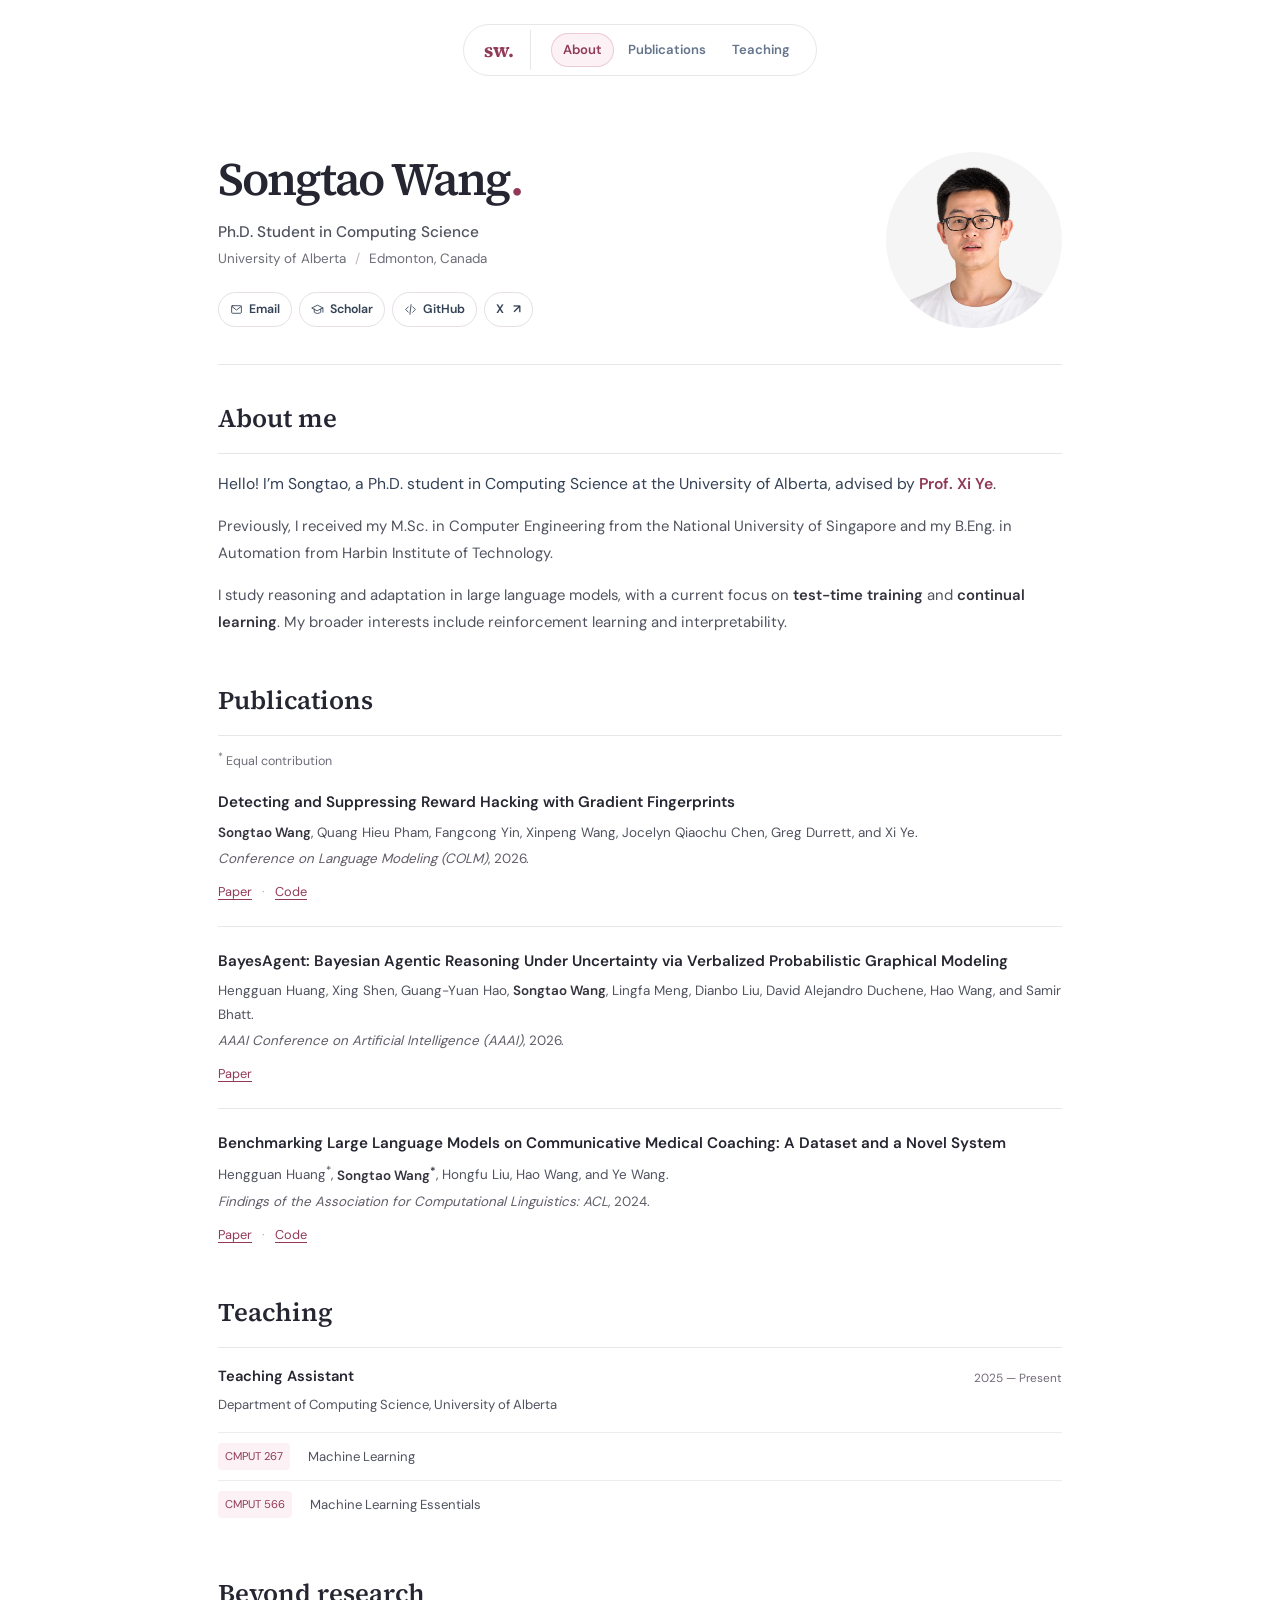
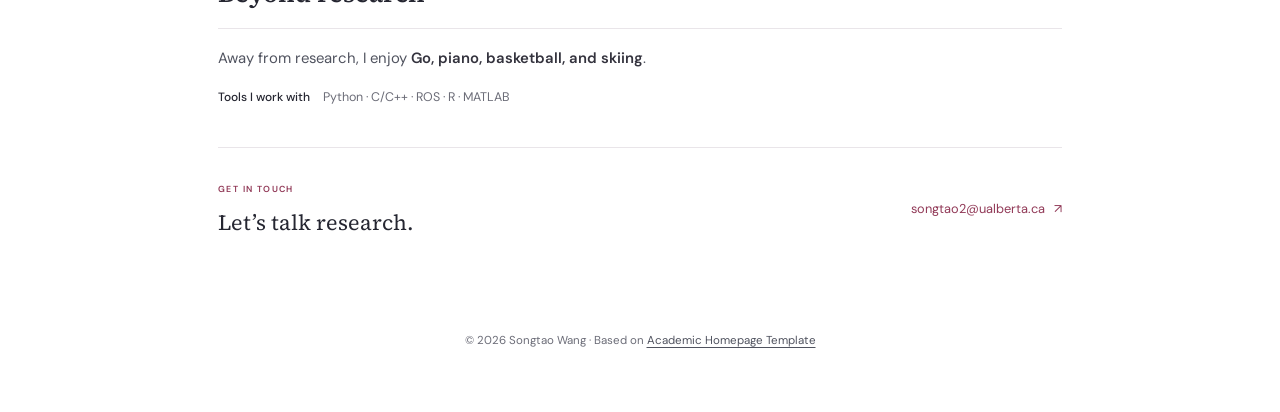
<file: index.html>
<!DOCTYPE html>
<html lang="en">
<head>
  <meta charset="UTF-8">
  <meta name="viewport" content="width=device-width, initial-scale=1.0">
  <title>Songtao Wang | LLM Reasoning &amp; Learning</title>
  <meta name="description" content="Songtao Wang is a Ph.D. student in Computing Science at the University of Alberta, researching LLM reasoning, post-training, agentic learning, and test-time training.">
  <meta name="author" content="Songtao Wang">
  <meta name="theme-color" content="#ffffff">
  <meta property="og:title" content="Songtao Wang | LLM Reasoning &amp; Learning">
  <meta property="og:description" content="Ph.D. student at the University of Alberta. Research on language models, reasoning, agentic learning, and uncertainty.">
  <meta property="og:type" content="website">
  <meta property="og:url" content="https://songtao-x.github.io/">
  <meta property="og:image" content="https://songtao-x.github.io/assets/social-card.png">
  <link rel="icon" href="assets/favicon.svg" type="image/svg+xml">
  <link rel="stylesheet" href="assets/fonts.css">
  <link rel="stylesheet" href="assets/template.css">
  <link rel="stylesheet" href="assets/site.css">
  <script src="assets/main.js" defer></script>
</head>
<body id="top">
  <a class="skip-link" href="#main-content">Skip to content</a>
  <nav class="site-nav" aria-label="Main navigation"><div class="nav-inner"><a href="#top" class="nav-brand" aria-label="Songtao Wang, back to top"><span>sw.</span></a><div class="nav-links"><a href="#about-me">About</a><a href="#publications">Publications</a><a href="#teaching">Teaching</a></div></div></nav>
  <main class="main-container" id="main-content" tabindex="-1">
    <header class="profile-header" id="profile-header">
<div class="profile-details">
  <h1 class="profile-name">Songtao Wang<span class="name-period">.</span></h1>
  <p class="profile-role">Ph.D. Student in Computing Science</p>
  <p class="profile-affiliation">University of Alberta <span aria-hidden="true">/</span> Edmonton, Canada</p>
</div>
<img class="profile-avatar" src="assets/songtao-wang-avatar.png" alt="Songtao Wang" width="176" height="176" decoding="async">
<div class="quick-links">
    <a class="quick-link" href="mailto:songtao2@ualberta.ca"><svg viewBox="0 0 24 24" aria-hidden="true"><rect x="3" y="5" width="18" height="14" rx="2"/><path d="m3 6 9 7 9-7"/></svg>Email</a>
    <a class="quick-link" href="https://scholar.google.com/citations?user=LObkPDQAAAAJ" target="_blank" rel="noopener noreferrer"><svg viewBox="0 0 24 24" aria-hidden="true"><path d="m2 9 10-5 10 5-10 5zM6 11v6c4 3 8 3 12 0v-6M22 9v8"/></svg>Scholar</a>
    <a class="quick-link" href="https://github.com/songtao-x" target="_blank" rel="noopener noreferrer"><svg viewBox="0 0 24 24" aria-hidden="true"><path d="m8 7-5 5 5 5m8-10 5 5-5 5m-3-14-2 18"/></svg>GitHub</a>
    <a class="quick-link" href="https://x.com/Songtao__Wang" target="_blank" rel="noopener noreferrer" aria-label="Songtao Wang on X">X <span class="link-arrow" aria-hidden="true">↗</span></a>
</div>
    </header>
    <div id="academic-content">
<section aria-labelledby="about-me">
  <h2 id="about-me" class="section-title">About me</h2>
  <p class="lead">Hello! I’m Songtao, a Ph.D. student in Computing Science at the University of Alberta, advised by <strong><a href="https://xiye17.github.io/index.html" target="_blank" rel="noopener noreferrer">Prof. Xi Ye</a></strong>.</p>
  <p>Previously, I received my M.Sc. in Computer Engineering from the National University of Singapore and my B.Eng. in Automation from Harbin Institute of Technology.</p>
  <p>I study reasoning and adaptation in large language models, with a current focus on <strong>test-time training</strong> and <strong>continual learning</strong>. My broader interests include reinforcement learning and interpretability.</p>
</section>

<section aria-labelledby="publications">
  <h2 id="publications" class="section-title">Publications</h2>
  <p class="publication-note"><sup>*</sup> Equal contribution</p>
  <ol id="published-papers" class="publication-list" role="list">
    <li class="publication-entry">
      <h3 class="publication-title"><a href="https://arxiv.org/abs/2604.16242" target="_blank" rel="noopener noreferrer">Detecting and Suppressing Reward Hacking with Gradient Fingerprints</a></h3>
      <p class="publication-authors"><strong>Songtao Wang</strong>, Quang Hieu Pham, Fangcong Yin, Xinpeng Wang, Jocelyn Qiaochu Chen, Greg Durrett, and Xi Ye.</p>
      <p class="publication-venue"><em>Conference on Language Modeling (COLM)</em>, 2026.</p>
      <p class="publication-links"><a href="https://arxiv.org/abs/2604.16242" target="_blank" rel="noopener noreferrer">Paper</a><span aria-hidden="true">·</span><a href="https://github.com/songtao-x/reward_hack" target="_blank" rel="noopener noreferrer">Code</a></p>
    </li>
    <li class="publication-entry">
      <h3 class="publication-title"><a href="https://ojs.aaai.org/index.php/AAAI/article/view/39347" target="_blank" rel="noopener noreferrer">BayesAgent: Bayesian Agentic Reasoning Under Uncertainty via Verbalized Probabilistic Graphical Modeling</a></h3>
      <p class="publication-authors">Hengguan Huang, Xing Shen, Guang-Yuan Hao, <strong>Songtao Wang</strong>, Lingfa Meng, Dianbo Liu, David Alejandro Duchene, Hao Wang, and Samir Bhatt.</p>
      <p class="publication-venue"><em>AAAI Conference on Artificial Intelligence (AAAI)</em>, 2026.</p>
      <p class="publication-links"><a href="https://ojs.aaai.org/index.php/AAAI/article/view/39347" target="_blank" rel="noopener noreferrer">Paper</a></p>
    </li>
    <li class="publication-entry">
      <h3 class="publication-title"><a href="https://aclanthology.org/2024.findings-acl.94/" target="_blank" rel="noopener noreferrer">Benchmarking Large Language Models on Communicative Medical Coaching: A Dataset and a Novel System</a></h3>
      <p class="publication-authors">Hengguan Huang<sup>*</sup>, <strong>Songtao Wang<sup>*</sup></strong>, Hongfu Liu, Hao Wang, and Ye Wang.</p>
      <p class="publication-venue"><em>Findings of the Association for Computational Linguistics: ACL</em>, 2024.</p>
      <p class="publication-links"><a href="https://aclanthology.org/2024.findings-acl.94/" target="_blank" rel="noopener noreferrer">Paper</a><span aria-hidden="true">·</span><a href="https://github.com/zerowst/Chatcoach" target="_blank" rel="noopener noreferrer">Code</a></p>
    </li>
  </ol>
</section>

<section aria-labelledby="teaching">
  <h2 id="teaching" class="section-title">Teaching</h2>
  <div class="teaching-heading"><div><h3>Teaching Assistant</h3><p>Department of Computing Science, University of Alberta</p></div><span class="experience-date">2025 — Present</span></div>
  <ul class="course-list"><li><span class="course-code">CMPUT 267</span><span>Machine Learning</span></li><li><span class="course-code">CMPUT 566</span><span>Machine Learning Essentials</span></li></ul>
</section>

<section aria-labelledby="beyond-research">
  <h2 id="beyond-research" class="section-title">Beyond research</h2>
  <p>Away from research, I enjoy <strong>Go, piano, basketball, and skiing</strong>.</p>
  <p class="skills-line"><span class="label-strong">Tools I work with</span> Python · C/C++ · ROS · R · MATLAB</p>
</section>

<aside class="contact-strip" aria-label="Contact"><div><span class="eyebrow">Get in touch</span><p>Let’s talk research.</p></div><a href="mailto:songtao2@ualberta.ca">songtao2@ualberta.ca <span aria-hidden="true">↗</span></a></aside>
    </div>
  </main>
  <footer class="site-footer"><p>© <span id="current-year">2026</span> Songtao Wang · Based on <a href="https://github.com/Laip11/academic-homepage-template" target="_blank" rel="noopener noreferrer">Academic Homepage Template</a></p></footer>
</body>
</html>
</file>
<file: assets/fonts.css>
@font-face {
  font-family: 'DM Sans';
  font-style: normal;
  font-weight: 400;
  font-display: swap;
  src: url(fonts/rP2tp2ywxg089UriI5-g4vlH9VoD8CmcqZG40F9JadbnoEwAopxhTg.ttf) format('truetype');
}
@font-face {
  font-family: 'DM Sans';
  font-style: normal;
  font-weight: 500;
  font-display: swap;
  src: url(fonts/rP2tp2ywxg089UriI5-g4vlH9VoD8CmcqZG40F9JadbnoEwAkJxhTg.ttf) format('truetype');
}
@font-face {
  font-family: 'DM Sans';
  font-style: normal;
  font-weight: 600;
  font-display: swap;
  src: url(fonts/rP2tp2ywxg089UriI5-g4vlH9VoD8CmcqZG40F9JadbnoEwAfJthTg.ttf) format('truetype');
}
@font-face {
  font-family: 'DM Sans';
  font-style: normal;
  font-weight: 700;
  font-display: swap;
  src: url(fonts/rP2tp2ywxg089UriI5-g4vlH9VoD8CmcqZG40F9JadbnoEwARZthTg.ttf) format('truetype');
}
@font-face {
  font-family: 'Source Serif 4';
  font-style: normal;
  font-weight: 400;
  font-display: swap;
  src: url(fonts/vEFy2_tTDB4M7-auWDN0ahZJW3IX2ih5nk3AucvUHf6OAVIJmeUDygwjihdqrhw.ttf) format('truetype');
}
@font-face {
  font-family: 'Source Serif 4';
  font-style: normal;
  font-weight: 600;
  font-display: swap;
  src: url(fonts/vEFy2_tTDB4M7-auWDN0ahZJW3IX2ih5nk3AucvUHf6OAVIJmeUDygwjisltrhw.ttf) format('truetype');
}
@font-face {
  font-family: 'Source Serif 4';
  font-style: normal;
  font-weight: 700;
  font-display: swap;
  src: url(fonts/vEFy2_tTDB4M7-auWDN0ahZJW3IX2ih5nk3AucvUHf6OAVIJmeUDygwjivBtrhw.ttf) format('truetype');
}
</file>
<file: assets/template.css>
/* ==========================================================================
       THEME & DESIGN SYSTEM TOKENS
       Easily switch your personal theme by changing these color variables.
       ========================================================================== */
    :root {
      --font-body: "DM Sans", system-ui, -apple-system, "Segoe UI", sans-serif;
      --font-heading: "Source Serif 4", Georgia, "Times New Roman", serif;
      --primary-text: #0f172a;
      --secondary-text: #475569;
      --muted-text: #64748b;

      /* Preset 1: Burgundy / Crimson Red (Default) */
      --accent-color: #9d3656;
      --accent-hover: #b84368;
      --accent-bg: #fdf2f6;
      --accent-border: #f3b7cb;

      /* Preset 2: Classic Academic Blue (Uncomment to use)
      --accent-color: #1d4ed8;
      --accent-hover: #2563eb;
      --accent-bg: #eff6ff;
      --accent-border: #bfdbfe;
      */

      /* Preset 3: Oxford Forest Green (Uncomment to use)
      --accent-color: #1e6b52;
      --accent-hover: #2d8a6b;
      --accent-bg: #f0fdf4;
      --accent-border: #bbf7d0;
      */

      /* Preset 4: Modern Slate / Tech Black (Uncomment to use)
      --accent-color: #27272a;
      --accent-hover: #3f3f46;
      --accent-bg: #f4f4f5;
      --accent-border: #e4e4e7;
      */

      --link-color: #1d4ed8;
      --border-color: #cbd5e1;
      --border-light: #e2e8f0;
      --bg-page: #f1f4f9;
      --card-bg: #ffffff;
      --card-inner-bg: #ffffff;
      --callout-bg: #f0f7ff;
      --callout-border: #bfdbfe;
      --callout-text: #1e3a5f;
      --max-width: 860px;
    }

    * {
      box-sizing: border-box;
    }

    html {
      scroll-behavior: smooth;
    }

    body {
      margin: 0;
      padding: 0;
      font-family: var(--font-body);
      font-size: 15.5px;
      color: var(--secondary-text);
      line-height: 1.7;
      background-color: var(--bg-page);
      background-image:
        radial-gradient(at 12% 12%, rgba(157, 54, 86, 0.09) 0px, transparent 42%),
        radial-gradient(at 88% 14%, rgba(37, 99, 235, 0.09) 0px, transparent 42%),
        radial-gradient(at 50% 60%, rgba(99, 102, 241, 0.05) 0px, transparent 50%),
        radial-gradient(rgba(148, 163, 184, 0.35) 1.2px, transparent 1.2px);
      background-size: 100% 100%, 100% 100%, 100% 100%, 28px 28px;
      background-attachment: fixed, fixed, fixed, scroll;
      -webkit-font-smoothing: antialiased;
      min-height: 100vh;
    }

    /* ==========================================================================
       FLOATING DYNAMIC ISLAND NAVIGATION (APPLE / LINEAR STYLE)
       ========================================================================== */
    .site-nav {
      position: sticky;
      top: 14px;
      z-index: 100;
      width: fit-content;
      max-width: min(calc(100% - 28px), var(--max-width));
      margin: 0 auto;
      background: rgba(255, 255, 255, 0.78);
      -webkit-backdrop-filter: blur(24px) saturate(160%);
      backdrop-filter: blur(24px) saturate(160%);
      border: 1px solid rgba(226, 232, 240, 0.9);
      border-radius: 999px;
      box-shadow:
        0 4px 6px -1px rgba(15, 23, 42, 0.04),
        0 12px 28px -4px rgba(15, 23, 42, 0.08);
      padding: 5px 8px;
      transition: all 0.25s cubic-bezier(0.16, 1, 0.3, 1);
    }

    .nav-inner {
      display: flex;
      align-items: center;
      justify-content: space-between;
      gap: 12px;
      height: 38px;
      padding: 0 4px;
    }

    .nav-brand {
      display: inline-flex;
      align-items: center;
      gap: 6px;
      font-family: var(--font-heading);
      font-weight: 700;
      font-size: 0.95rem;
      color: var(--primary-text);
      text-decoration: none;
      white-space: nowrap;
      padding: 4px 10px 4px 6px;
      border-radius: 999px;
      transition: color 0.18s ease;
    }

    .nav-brand svg {
      flex-shrink: 0;
      color: var(--accent-color);
      transition: transform 0.2s ease;
    }

    .nav-brand:hover {
      color: var(--accent-color);
      text-decoration: none;
    }

    .nav-brand:hover svg {
      transform: scale(1.1);
    }

    .nav-links {
      display: flex;
      align-items: center;
      gap: 2px;
      overflow-x: auto;
      scrollbar-width: none;
      -webkit-overflow-scrolling: touch;
    }

    .nav-links::-webkit-scrollbar {
      display: none;
    }

    .nav-links a {
      padding: 5px 11px;
      font-size: 0.82rem;
      font-weight: 600;
      color: #64748b;
      border-radius: 999px;
      text-decoration: none;
      white-space: nowrap;
      transition: all 0.2s cubic-bezier(0.16, 1, 0.3, 1);
    }

    .nav-links a:hover {
      color: var(--primary-text);
      background: rgba(15, 23, 42, 0.05);
      text-decoration: none;
    }

    .nav-links a.active {
      color: var(--accent-color);
      background: var(--accent-bg);
      box-shadow: inset 0 0 0 1px var(--accent-border);
      text-decoration: none;
    }

    /* ==========================================================================
       MAIN CONTAINER CARD (SCHEME A FROSTED GLASS)
       ========================================================================== */
    .main-container {
      max-width: var(--max-width);
      margin: 32px auto 48px;
      padding: 44px 50px 52px;
      background: rgba(255, 255, 255, 0.96);
      -webkit-backdrop-filter: blur(16px);
      backdrop-filter: blur(16px);
      border: 1px solid rgba(255, 255, 255, 0.95);
      border-radius: 22px;
      box-shadow:
        0 0 0 1px rgba(203, 213, 225, 0.6),
        0 4px 6px -1px rgba(15, 23, 42, 0.03),
        0 20px 48px -8px rgba(15, 23, 42, 0.08);
      position: relative;
    }

    .profile-header {
      display: flex;
      gap: 28px;
      align-items: center;
      margin-bottom: 32px;
      padding-bottom: 28px;
      border-bottom: 1px solid var(--border-light);
    }

    .profile-avatar {
      width: 104px;
      height: 104px;
      object-fit: cover;
      border-radius: 50%;
      border: 3px solid #ffffff;
      box-shadow: 0 4px 16px rgba(15, 23, 42, 0.08), 0 0 0 1px rgba(226, 232, 240, 0.8);
      flex-shrink: 0;
      transition: transform 0.25s ease;
    }

    .profile-avatar:hover {
      transform: scale(1.03);
    }

    .profile-name {
      margin: 0;
      line-height: 1.15;
      font-family: var(--font-heading);
      font-size: 1.85rem;
      color: var(--primary-text);
      letter-spacing: -0.015em;
    }

    .profile-role {
      margin: 6px 0 5px;
      color: var(--secondary-text);
      font-weight: 600;
      font-size: 0.98rem;
    }

    .profile-research {
      margin: 0 0 5px;
      color: #334155;
      font-size: 0.92rem;
      line-height: 1.5;
    }

    .label-strong {
      font-weight: 700;
      color: var(--primary-text);
    }

    .hobby-block {
      margin: 0;
      padding: 0;
    }

    .hobby-text {
      margin: 0;
      color: var(--muted-text);
      font-size: 0.88rem;
      line-height: 1.5;
    }

    .quick-links {
      display: flex;
      flex-wrap: wrap;
      gap: 8px;
      margin-top: 14px;
    }

    .quick-link {
      display: inline-flex;
      align-items: center;
      gap: 6px;
      padding: 4px 12px;
      border-radius: 999px;
      font-size: 0.82rem;
      font-weight: 600;
      border: 1px solid #d8e0ea;
      background: #ffffff;
      color: #334155;
      text-decoration: none;
      box-shadow: 0 1px 2px rgba(0, 0, 0, 0.03);
      transition: all 0.18s ease;
    }

    .quick-link svg {
      flex-shrink: 0;
      color: inherit;
    }

    .quick-link:hover {
      border-color: var(--accent-border);
      background: var(--accent-bg);
      color: var(--accent-color);
      transform: translateY(-1px);
      box-shadow: 0 3px 8px rgba(157, 54, 86, 0.12);
      text-decoration: none;
    }

    /* ==========================================================================
       SECTION HEADINGS & TYPOGRAPHY
       ========================================================================== */
    h1, h2, h3 {
      color: var(--primary-text);
      font-family: var(--font-heading);
      font-weight: 700;
    }

    .section-title {
      font-family: var(--font-heading);
      font-size: 1.45rem;
      font-weight: 700;
      color: var(--primary-text);
      margin-top: 42px;
      margin-bottom: 16px;
      padding-bottom: 8px;
      border-bottom: 1.5px solid var(--border-light);
      position: relative;
      display: flex;
      align-items: center;
      gap: 8px;
      scroll-margin-top: 88px;
    }

    .subsection-title {
      font-size: 1.15rem;
      border-bottom: none;
      margin-top: 24px;
      margin-bottom: 12px;
      padding-bottom: 0;
    }

    a {
      color: var(--link-color);
      text-decoration: none;
    }

    a:hover {
      text-decoration: underline;
    }

    .lead {
      font-size: 0.96rem;
      color: #334155;
      margin-top: 8px;
      line-height: 1.7;
    }

    .collab-callout {
      margin: 18px 0 0;
      padding: 13px 16px;
      border: 1px solid var(--callout-border);
      border-left: 3.5px solid #2563eb;
      border-radius: 10px;
      background: var(--callout-bg);
      color: var(--callout-text);
      font-size: 0.93rem;
      line-height: 1.65;
    }

    /* ==========================================================================
       MODERN LIST (NEWS, HONORS, SERVICES)
       ========================================================================== */
    .modern-list {
      list-style: none;
      padding-left: 0;
      margin: 0;
    }

    .modern-list li {
      position: relative;
      padding-left: 18px;
      margin-bottom: 9px;
      line-height: 1.65;
      color: var(--secondary-text);
    }

    .modern-list li::before {
      content: "";
      position: absolute;
      left: 3px;
      top: 10px;
      width: 5px;
      height: 5px;
      border-radius: 50%;
      background: var(--accent-color);
      opacity: 0.8;
    }

    .modern-list-date {
      display: inline-block;
      font-size: 0.79rem;
      font-weight: 700;
      color: var(--accent-color);
      background: var(--accent-bg);
      border: 1px solid var(--accent-border);
      padding: 1px 7px;
      border-radius: 999px;
      margin-right: 8px;
      line-height: 1.4;
      white-space: nowrap;
    }

    .modern-list-content {
      display: inline;
    }

    .modern-list-content strong {
      color: var(--primary-text);
    }

    /* ==========================================================================
       EXPERIENCE & EDUCATION CARDS
       ========================================================================== */
    .exp-card {
      background: #ffffff;
      border: 1px solid var(--border-light);
      border-radius: 14px;
      padding: 16px 20px;
      margin-bottom: 14px;
      transition: all 0.22s cubic-bezier(0.16, 1, 0.3, 1);
      display: flex;
      flex-direction: column;
      gap: 6px;
      box-shadow: 0 1px 3px rgba(15, 23, 42, 0.03);
    }

    .exp-card:hover {
      transform: translateY(-2px);
      border-color: #cbd5e1;
      box-shadow: 0 8px 22px -4px rgba(15, 23, 42, 0.08);
    }

    .exp-header {
      display: flex;
      justify-content: space-between;
      align-items: center;
    }

    .exp-title {
      font-family: var(--font-heading);
      font-size: 1.02rem;
      font-weight: 700;
      color: var(--primary-text);
    }

    .exp-date {
      font-size: 0.82rem;
      color: var(--accent-color);
      background: var(--accent-bg);
      border: 1px solid var(--accent-border);
      padding: 3px 11px;
      border-radius: 999px;
      font-weight: 600;
      white-space: nowrap;
    }

    .exp-org {
      font-size: 0.92rem;
      font-weight: 600;
      color: var(--secondary-text);
      display: inline-flex;
      align-items: center;
      gap: 8px;
      flex-wrap: wrap;
    }

    .company-logo {
      width: 20px;
      height: 20px;
      object-fit: contain;
      border-radius: 4px;
      background: #fff;
      border: 1px solid #e2e8f0;
      padding: 2px;
      flex-shrink: 0;
    }

    .exp-desc {
      font-size: 0.87rem;
      color: var(--muted-text);
      line-height: 1.55;
      margin-top: 2px;
    }

    /* ==========================================================================
       WORKING PAPERS / PREPRINT MINI CARDS
       ========================================================================== */
    .mini-card {
      background: #ffffff;
      border: 1px solid var(--border-light);
      border-left: 4px solid var(--accent-color);
      border-radius: 12px;
      padding: 14px 18px;
      margin-bottom: 12px;
      transition: all 0.22s cubic-bezier(0.16, 1, 0.3, 1);
      box-shadow: 0 1px 3px rgba(15, 23, 42, 0.03);
    }

    .mini-card:hover {
      transform: translateX(4px);
      box-shadow: 0 6px 18px -3px rgba(15, 23, 42, 0.08);
      border-left-color: var(--accent-hover);
      border-color: #cbd5e1;
    }

    .mini-card-title {
      font-family: var(--font-heading);
      font-size: 0.94rem;
      font-weight: 600;
      color: var(--primary-text);
      margin-bottom: 4px;
      line-height: 1.4;
    }

    .mini-card-authors {
      font-size: 0.84rem;
      color: var(--secondary-text);
      line-height: 1.5;
    }

    .mini-card-authors strong {
      color: var(--primary-text);
    }

    .mini-card-status {
      font-size: 0.8rem;
      color: var(--muted-text);
      margin-top: 3px;
    }

    /* ==========================================================================
       BENTO GRID FOR ACADEMIC SERVICES
       ========================================================================== */
    .service-grid {
      display: grid;
      grid-template-columns: repeat(2, 1fr);
      gap: 12px;
      margin-top: 14px;
    }

    .service-tile {
      background: #ffffff;
      border: 1px solid var(--border-light);
      border-radius: 12px;
      padding: 13px 16px;
      display: flex;
      flex-direction: column;
      justify-content: center;
      gap: 6px;
      min-height: 80px;
      transition: all 0.22s cubic-bezier(0.16, 1, 0.3, 1);
      box-shadow: 0 1px 2px rgba(15, 23, 42, 0.03);
    }

    .service-tile:hover {
      transform: translateY(-2px);
      box-shadow: 0 6px 18px -2px rgba(15, 23, 42, 0.08);
      border-color: #cbd5e1;
    }

    .tile-header {
      display: flex;
      align-items: center;
      justify-content: space-between;
      gap: 8px;
    }

    .tile-conf-name {
      font-family: var(--font-heading);
      font-weight: 700;
      font-size: 1.05rem;
      color: #0f172a;
      letter-spacing: -0.01em;
    }

    .tile-years {
      display: flex;
      align-items: center;
      gap: 4px;
      flex-wrap: wrap;
      justify-content: flex-end;
    }

    .tile-year-pill {
      display: inline-flex;
      align-items: center;
      gap: 2px;
      padding: 1.5px 7px;
      background: var(--accent-bg);
      border: 1px solid var(--accent-border);
      color: var(--accent-color);
      border-radius: 999px;
      font-size: 0.72rem;
      font-weight: 700;
      letter-spacing: 0.02em;
    }

    .tile-year-pill small {
      font-size: 0.65rem;
      font-weight: 500;
      opacity: 0.85;
    }

    .tile-full-name {
      font-size: 0.76rem;
      color: #64748b;
      line-height: 1.35;
    }

    @media (max-width: 600px) {
      .service-grid {
        grid-template-columns: 1fr;
      }
    }

    /* ==========================================================================
       PUBLICATIONS & PAPER CARDS
       ========================================================================== */
    .publications-toolbar {
      display: flex;
      align-items: center;
      justify-content: space-between;
      gap: 12px;
      margin-bottom: 14px;
      flex-wrap: wrap;
    }

    .muted-note {
      font-size: 0.83rem;
      color: var(--muted-text);
      margin: 0;
    }

    .paper-toggle {
      display: inline-flex;
      align-items: center;
      gap: 4px;
      padding: 3px;
      border: 1px solid var(--border-light);
      border-radius: 999px;
      background: var(--card-inner-bg);
    }

    .paper-toggle-btn {
      border: none;
      background: transparent;
      color: var(--secondary-text);
      font-family: inherit;
      font-size: 0.82rem;
      font-weight: 600;
      padding: 4px 13px;
      border-radius: 999px;
      cursor: pointer;
      transition: all 0.16s ease;
    }

    .paper-toggle-btn:hover {
      color: var(--accent-color);
    }

    .paper-toggle-btn.is-active {
      background: var(--accent-bg);
      color: var(--accent-color);
      box-shadow: inset 0 0 0 1px var(--accent-border);
    }

    .publications-container.is-selected-only .paper-card:not([data-selected="true"]) {
      display: none;
    }

    .paper-card {
      display: flex;
      flex-direction: row;
      align-items: center;
      background: #ffffff;
      border: 1px solid var(--border-light);
      border-radius: 14px;
      padding: 16px;
      margin-bottom: 16px;
      transition: all 0.25s cubic-bezier(0.16, 1, 0.3, 1);
      box-shadow: 0 1px 3px rgba(15, 23, 42, 0.03);
      gap: 18px;
    }

    .paper-card:hover {
      box-shadow: 0 8px 24px -4px rgba(15, 23, 42, 0.08);
      transform: translateY(-2px);
      border-color: #cbd5e1;
    }

    .paper-image-container {
      flex: 0 0 215px;
      border-radius: 8px;
      overflow: hidden;
      border: 1px solid var(--border-light);
      background: #ffffff;
    }

    .paper-image-container img {
      width: 100%;
      height: auto;
      display: block;
      transition: transform 0.4s ease;
    }

    .paper-card:hover .paper-image-container img {
      transform: scale(1.02);
    }

    .paper-content {
      flex: 1;
      display: flex;
      flex-direction: column;
      gap: 7px;
    }

    .paper-title {
      font-family: var(--font-heading);
      font-size: 1.02rem;
      font-weight: 700;
      color: var(--primary-text);
      line-height: 1.4;
      letter-spacing: -0.01em;
    }

    .paper-authors {
      font-size: 0.85rem;
      color: var(--secondary-text);
      line-height: 1.55;
    }

    .paper-authors strong {
      color: var(--primary-text);
      font-weight: 600;
    }

    .paper-meta {
      display: flex;
      align-items: center;
      gap: 8px;
      margin-top: 2px;
      flex-wrap: wrap;
    }

    .conf-badge {
      background: var(--accent-bg);
      color: var(--accent-color);
      border: 1px solid var(--accent-border);
      padding: 2.5px 9px;
      border-radius: 6px;
      font-size: 0.82rem;
      font-weight: 600;
      letter-spacing: 0.3px;
    }

    .ccf-badge {
      background: #fffbeb;
      color: #b45309;
      border: 1px solid #fcd34d;
      padding: 2.5px 8px;
      border-radius: 6px;
      font-size: 0.78rem;
      font-weight: 700;
      letter-spacing: 0.3px;
    }

    .paper-links {
      margin-top: 3px;
      display: flex;
      gap: 7px;
      flex-wrap: wrap;
    }

    .paper-btn {
      display: inline-flex;
      align-items: center;
      padding: 3.5px 12px;
      border: 1px solid #d8e0ea;
      border-radius: 999px;
      font-size: 0.79rem;
      font-weight: 600;
      color: #334155;
      text-decoration: none;
      background: #fff;
      transition: all 0.18s ease;
      gap: 5px;
    }

    .paper-btn:hover {
      background: var(--accent-bg);
      border-color: var(--accent-border);
      color: var(--accent-color);
      text-decoration: none;
    }

    .paper-btn-primary {
      background: #0f172a;
      border-color: #0f172a;
      color: #ffffff;
    }

    .paper-btn-primary:hover {
      background: #1e293b;
      border-color: #1e293b;
      color: #ffffff;
    }

    .paper-btn-secondary {
      background: #fff;
      border-color: var(--accent-border);
      color: var(--accent-color);
    }

    .paper-btn-secondary:hover {
      background: var(--accent-bg);
      border-color: var(--accent-color);
      color: var(--accent-color);
    }

    /* ==========================================================================
       SCROLL REVEAL ANIMATIONS
       ========================================================================== */
    .reveal {
      opacity: 0;
      transform: translateY(14px);
      transition:
        opacity 0.5s cubic-bezier(0.22, 1, 0.36, 1),
        transform 0.5s cubic-bezier(0.22, 1, 0.36, 1);
      transition-delay: var(--reveal-delay, 0ms);
      will-change: opacity, transform;
    }

    .reveal.is-visible {
      opacity: 1;
      transform: translateY(0);
    }

    @media (prefers-reduced-motion: reduce) {
      .reveal {
        opacity: 1;
        transform: none;
        transition: none;
        will-change: auto;
      }
    }

    /* ==========================================================================
       FOOTER
       ========================================================================== */
    .site-footer {
      max-width: var(--max-width);
      margin: 0 auto 36px;
      padding: 20px 20px 0;
      text-align: center;
      font-size: 0.82rem;
      color: var(--muted-text);
    }

    .site-footer a {
      color: var(--secondary-text);
      text-decoration: underline;
      text-underline-offset: 3px;
    }

    .site-footer a:hover {
      color: var(--accent-color);
    }

    /* ==========================================================================
       RESPONSIVE ADJUSTMENTS
       ========================================================================== */
    @media (max-width: 768px) {
      .site-nav {
        top: 10px;
        width: calc(100% - 20px);
        max-width: calc(100% - 20px);
        padding: 4px 6px;
      }

      .nav-brand span {
        display: none;
      }

      .main-container {
        margin: 14px 12px 32px;
        padding: 24px 18px 36px;
        border-radius: 16px;
      }

      .profile-header {
        flex-direction: column;
        align-items: flex-start;
        gap: 16px;
      }

      .paper-card {
        flex-direction: column;
        align-items: flex-start;
        padding: 14px;
        gap: 12px;
      }

      .paper-image-container {
        flex: 100%;
        width: 100%;
        max-width: 100%;
      }

      .nav-inner {
        padding: 0 14px;
      }
    }
</file>
<file: assets/site.css>
:root {
  --accent-color: #913957; --accent-hover: #ad4869; --accent-bg: #fcf1f5; --accent-border: #eccbd7;
  --primary-text: #252631; --secondary-text: #50535f; --muted-text: #6c6d78;
  --link-color: #913957; --border-light: #e9e5e9; --max-width: 960px; --bg-page: #fff;
}
html { scroll-padding-top: 96px; background: #fff; }
body { padding-top: 24px; background: #fff; }
button, a { -webkit-tap-highlight-color: transparent; }
a:focus-visible, button:focus-visible { outline: 3px solid #913957; outline-offset: 5px; }
.skip-link { position: fixed; z-index: 200; top: 10px; left: 16px; padding: 8px 16px; background: white; border-radius: 8px; transform: translateY(-180%); }
.skip-link:focus { transform: translateY(0); }
.site-nav { max-width: calc(100% - 28px); padding: 6px 10px; background: #fff; border-color: var(--border-light); box-shadow: none; -webkit-backdrop-filter: none; backdrop-filter: none; }
.nav-inner { gap: 20px; }
.nav-brand { font-size: 1.2rem; color: var(--accent-color); padding-right: 16px; border-right: 1px solid var(--border-light); border-radius: 0; }
.nav-brand span { display: inline; }
.nav-links a { padding: 6px 12px; }
.main-container { margin-top: 36px; padding: 40px 58px; background: #fff; border: 0; border-radius: 0; box-shadow: none; -webkit-backdrop-filter: none; backdrop-filter: none; }
.profile-header { display: grid; grid-template-columns: minmax(0, 1fr) 176px; grid-template-areas: "details portrait" "links portrait"; gap: 20px 40px; align-items: center; padding-bottom: 36px; margin-bottom: 32px; }
.profile-details { grid-area: details; min-width: 0; align-self: end; }
.profile-avatar { grid-area: portrait; width: 176px; height: 176px; object-fit: cover; border-radius: 50%; background: #f5f5f5; border: 0; box-shadow: none; transition: none; }
.profile-avatar:hover { transform: none; }
.profile-name { font-size: clamp(2.1rem, 4.4vw, 2.9rem); font-weight: 600; letter-spacing: -.045em; }
.name-period { color: var(--accent-color); }
.profile-role { font-size: .96rem; margin-top: 12px; margin-bottom: 1px; font-weight: 500; }
.profile-affiliation { margin: 0; font-size: .84rem; color: var(--muted-text); }
.profile-affiliation > span { padding: 0 5px; color: #c3b6bf; }
.quick-links { grid-area: links; align-self: start; margin: 0; gap: 7px; }
.quick-link { padding: 6px 11px; font-size: .77rem; border-color: #e6dfe6; box-shadow: none; }
.quick-link svg { width: 13px; height: 13px; fill: none; stroke: currentColor; stroke-width: 1.6; stroke-linecap: round; stroke-linejoin: round; }
.link-arrow { padding-left: 3px; }
.section-title { font-size: 1.6rem; font-weight: 600; gap: 14px; margin-top: 44px; padding-bottom: 12px; border-bottom-width: 1px; scroll-margin-top: 0; }
#about-me { margin-top: 0; }
p { font-size: .93rem; line-height: 1.8; }
.lead { font-size: .98rem; line-height: 1.8; }
strong { color: #34333e; font-weight: 600; }
.experience-date { color: #746979; font-size: .74rem; white-space: nowrap; padding-top: 4px; }
.teaching-heading { display: flex; justify-content: space-between; gap: 14px; }
.teaching-heading h3 { font-family: var(--font-body); font-size: .92rem; margin: 0; font-weight: 600; }
.teaching-heading p { margin: 4px 0 16px; font-size: .82rem; }
.course-list { list-style: none; padding: 0; margin: 0; }
.course-list li { padding: 10px 0; display: flex; align-items: center; gap: 18px; border-top: 1px solid #eeeaf0; font-size: .82rem; }
.course-code { font-size: .7rem; color: var(--accent-color); background: var(--accent-bg); border-radius: 4px; padding: 4px 7px; white-space: nowrap; }
.skills-line { font-size: .78rem; color: var(--muted-text); }
.skills-line .label-strong { margin-right: 10px; font-size: .75rem; font-weight: 500; }
.eyebrow { margin: 0 0 10px; font-size: 10px; font-weight: 600; letter-spacing: .16em; text-transform: uppercase; color: var(--accent-color); }
.contact-strip { display: flex; justify-content: space-between; align-items: center; gap: 20px; border-top: 1px solid var(--border-light); margin-top: 38px; padding-top: 26px; }
.contact-strip .eyebrow { font-size: .55rem; }
.contact-strip p { margin: 4px 0 0; font-family: var(--font-heading); font-size: 1.35rem; color: var(--primary-text); }
.contact-strip > a { font-size: .8rem; }
.contact-strip > a span { padding-left: 6px; }
.site-footer { position: relative; font-size: .72rem; padding-top: 0; margin-bottom: 60px; }
.site-footer p { font-size: inherit; }

/* A compact academic bibliography with all publications visible. */
.publication-note { margin: -4px 0 18px; color: var(--muted-text); font-size: .78rem; }
.publication-list { list-style: none; padding: 0; margin: 0; }
.publication-entry { padding: 0 0 22px; margin: 0 0 22px; border-bottom: 1px solid var(--border-light); }
.publication-entry:last-child { padding-bottom: 0; margin-bottom: 0; border-bottom: 0; }
.publication-title { font-family: var(--font-body); font-size: .95rem; font-weight: 600; line-height: 1.6; margin: 0 0 6px; }
.publication-title a { color: var(--primary-text); }
.publication-title a:hover { color: var(--accent-color); }
.publication-authors, .publication-venue { font-size: .84rem; line-height: 1.75; margin: 3px 0; }
.publication-authors { color: var(--secondary-text); }
.publication-venue { color: #625d69; }
.publication-links { display: flex; align-items: center; gap: 10px; font-size: .8rem; line-height: 1.5; margin: 8px 0 0; }
.publication-links a { display: inline-block; padding: 3px 0; text-decoration: underline; text-underline-offset: 3px; }
.publication-links span { color: #b7aab4; }

@media(max-width: 768px) {
  body { padding-top: 12px; }
  .site-nav { padding: 4px 7px; width: fit-content; max-width: calc(100% - 20px); }
  .nav-inner { gap: 4px; padding: 0 3px; }
  .nav-brand { padding: 4px 10px 4px 4px; font-size: 1.15rem; }
  .nav-links { min-width: 0; }
  .nav-links a { font-size: .71rem; padding: 7px 9px; }
  .main-container { margin: 22px 14px 28px; padding: 32px 25px; }
  .profile-header { grid-template-columns: minmax(0, 1fr) 140px; gap: 18px 24px; text-align: left; }
  .profile-avatar { width: 140px; height: 140px; }
  .profile-name { font-size: 2.3rem; }
}
@media(max-width: 520px) {
  .main-container { margin-left: 10px; margin-right: 10px; padding: 28px 16px; }
  .profile-header { grid-template-columns: minmax(0, 1fr) 88px; grid-template-areas: "details portrait" "links links"; gap: 20px 16px; align-items: start; padding-bottom: 28px; }
  .profile-avatar { width: 88px; height: 88px; }
  .profile-details { align-self: start; }
  .profile-name { font-size: clamp(1.75rem, 6.9vw, 2.2rem); }
  .profile-role { font-size: .84rem; margin-top: 10px; line-height: 1.6; }
  .profile-affiliation { font-size: .74rem; line-height: 1.7; }
  .quick-links { gap: 6px; justify-content: flex-start; }
  .quick-link { font-size: .72rem; padding: 7px 10px; }
  .section-title { font-size: 1.4rem; gap: 10px; margin-top: 36px; }
  p, .lead { font-size: .87rem; }
  .experience-date { margin-bottom: 6px; font-size: .7rem; }
  .teaching-heading { display: block; }
  .teaching-heading .experience-date { display: block; margin: -8px 0 14px; }
  .course-list li { gap: 10px; font-size: .77rem; }
  .contact-strip { display: block; }
  .contact-strip > a { display: inline-block; margin-top: 12px; }
  .site-nav { width: calc(100% - 32px); }
  .nav-brand { display: none; }
  .nav-inner { padding: 0; width: 100%; }
  .nav-links { width: 100%; justify-content: space-between; }
  .nav-links a { font-size: .72rem; padding: 8px 12px; }
  .publication-title { font-size: .89rem; }
  .publication-authors, .publication-venue { font-size: .8rem; }
  .publication-links a { padding: 7px 0; }
}
@media(prefers-reduced-motion: reduce) {
  html { scroll-behavior: auto; }
  .quick-link { transition: none; transform: none; }
}
@media print {
  body { padding: 0; background: white; color: black; }
  .site-nav, .skip-link { display: none !important; }
  .main-container { margin: 0; padding: 0; max-width: none; }
  .publication-entry { break-inside: avoid; }
}
[hidden] { display: none !important; }
</file>
